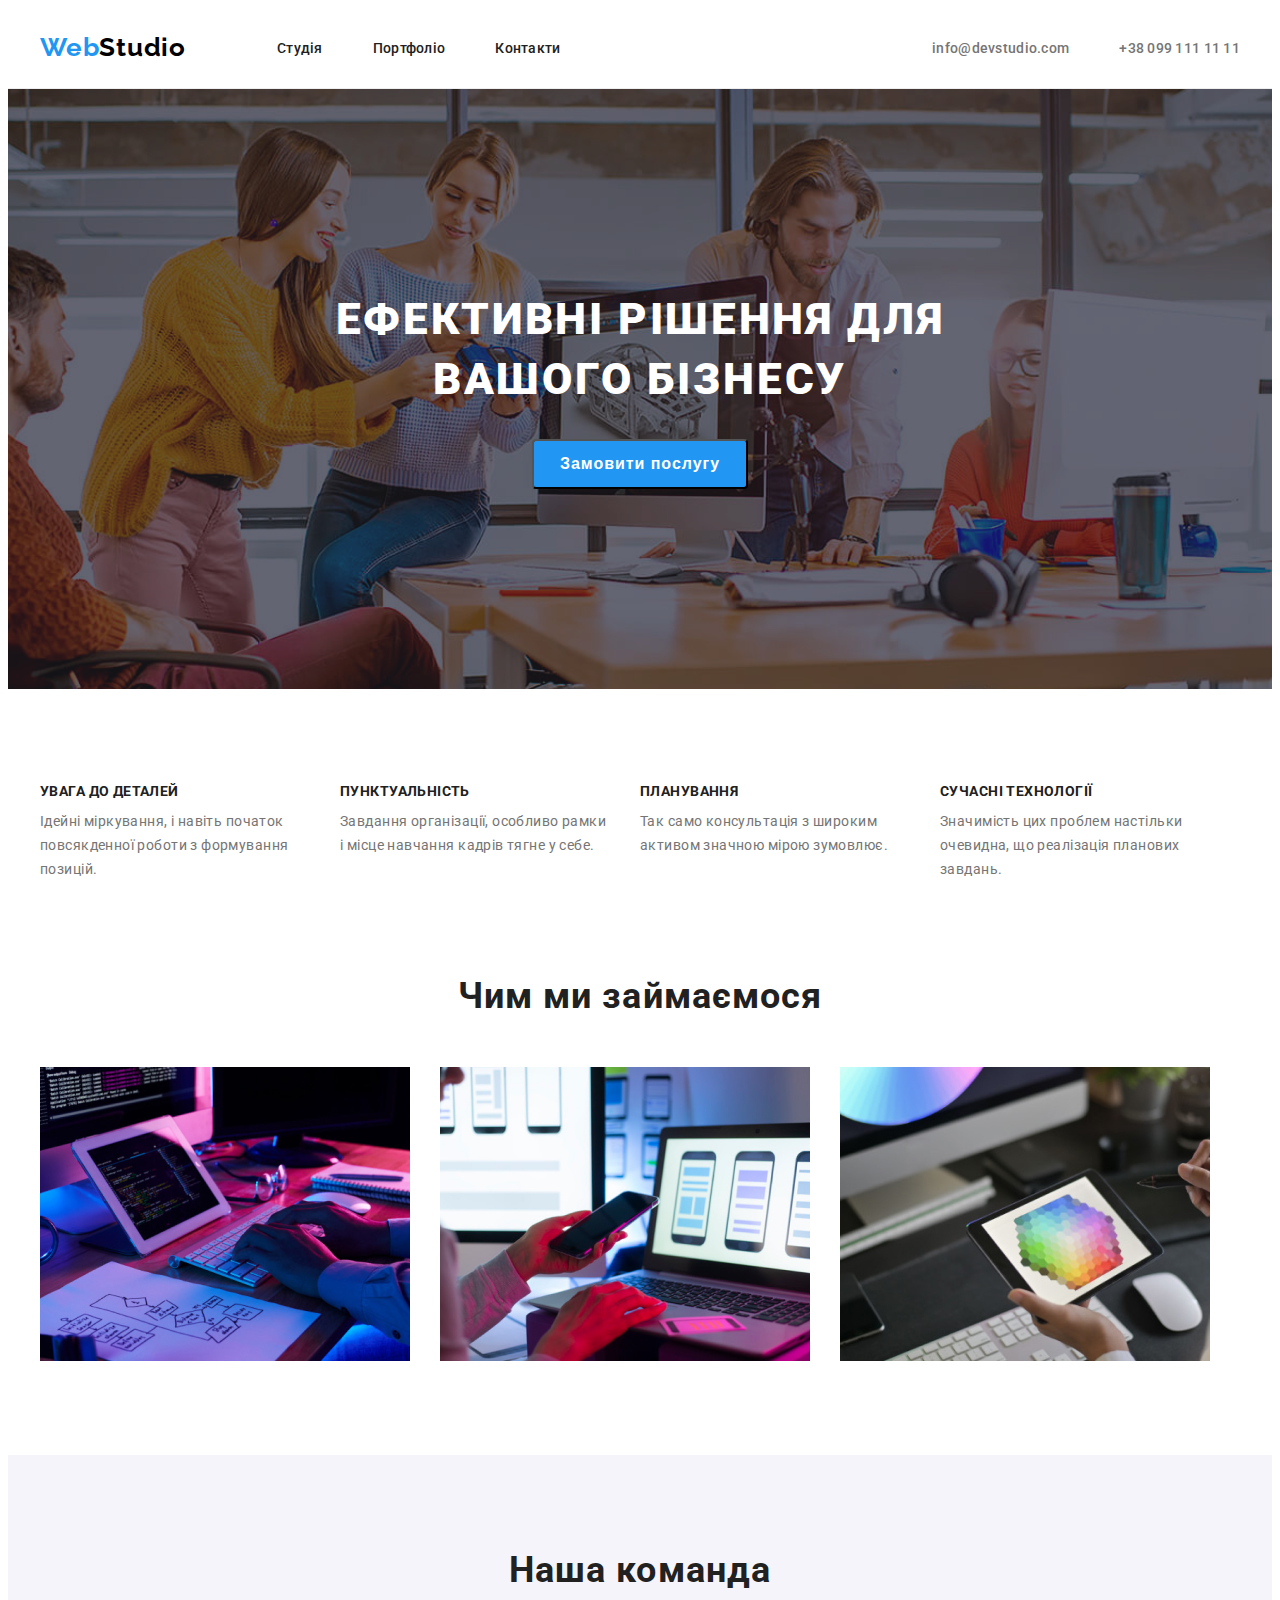
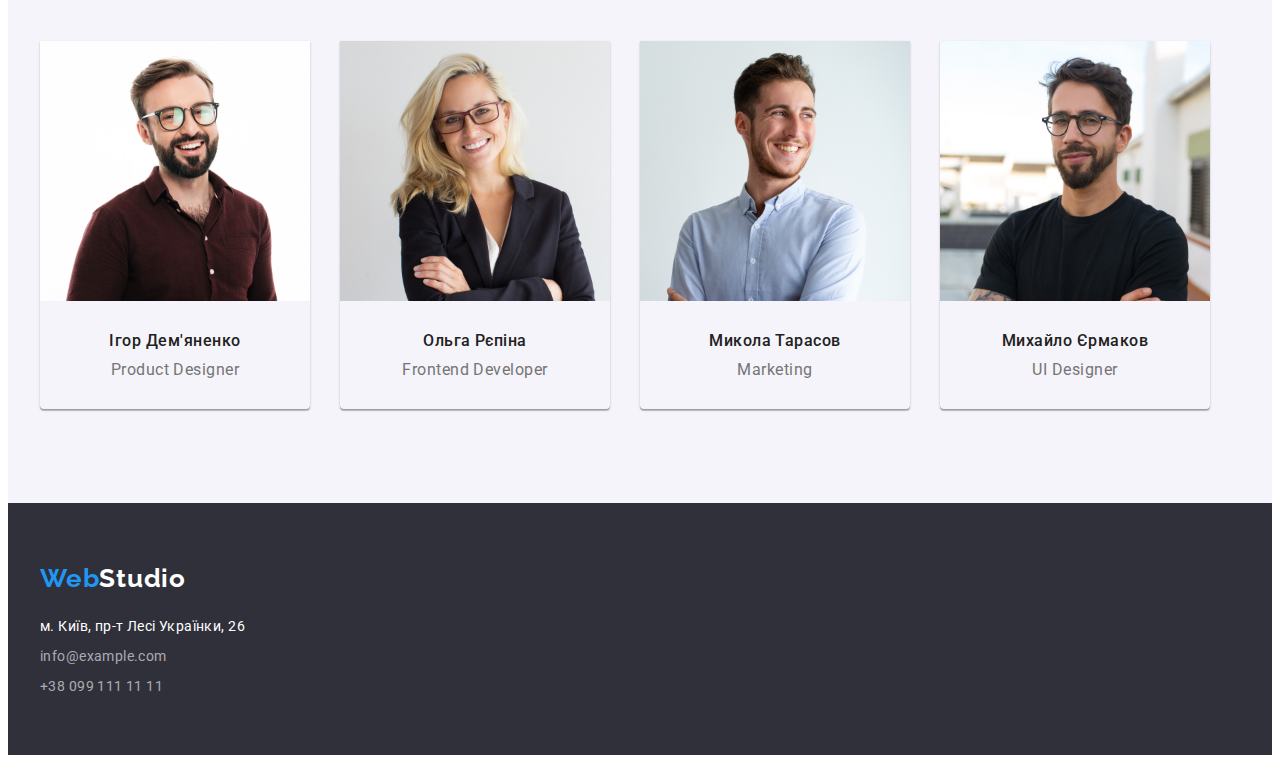
<file: index.html>
<!DOCTYPE html>
<html lang="uk">
  <head>
    <meta charset="UTF-8" />
    <meta http-equiv="X-UA-Compatible" content="IE=edge" />
    <meta name="viewport" content="width=device-width, initial-scale=1.0" />
    <link rel="preconnect" href="https://fonts.googleapis.com" />
    <link rel="preconnect" href="https://fonts.gstatic.com" crossorigin />
    <link
      href="https://fonts.googleapis.com/css2?family=Raleway:wght@700&family=Roboto:wght@400;500;700;900&display=swap"
      rel="stylesheet"
    />
    <link
      rel="stylesheet"
      href="https://cdnjs.cloudflare.com/ajax/libs/modern-normalize/1.1.0/modern-normalize.min.css"
      integrity="sha512-wpPYUAdjBVSE4KJnH1VR1HeZfpl1ub8YT/NKx4PuQ5NmX2tKuGu6U/JRp5y+Y8XG2tV+wKQpNHVUX03MfMFn9Q=="
      crossorigin="anonymous"
      referrerpolicy="no-referrer"
    />
    <link rel="stylesheet" href="./css/styles.css" />
    <title>Студія</title>
  </head>
  <body>
    <!--header-->
    <header class="header">
      <div class="container container-header">
        <nav class="nav">
          <a class="logo" href="./index.html">
            <span class="logo-new">Web</span><span class="logo-end">Studio</span>
          </a>
          <ul class="list list-blok">
            <li class="item-header"><a class="link" href="./index.html">Студія</a></li>
            <li class="item-header"><a class="link" href="./portfolio.html">Портфоліо</a></li>
            <li class="item-header"><a class="link" href="./contacts.html">Контакти</a></li>
          </ul>
        </nav>
        <ul class="list list-blok">
          <li class="item-header">
            <a class="link link-item" href="mailto:info@devstudio.com">info@devstudio.com</a>
          </li>
          <li class="item-header">
            <a class="link link-item" href="tel:+380991111111">+38 099 111 11 11</a>
          </li>
        </ul>
      </div>
    </header>

    <!-- Main -->
    <main>
      <!--Banner-->
      <section class="section section-banner">
        <div class="container">
          <h1 class="subject-banner">
            Ефективні рішення для
            <br />
            вашого бізнесу
          </h1>
          <button class="button-banner" type="button">Замовити послугу</button>
        </div>
      </section>

      <!--main content-->
      <section class="section">
        <div class="container">
          <h2 class="visually-hidden"></h2>
          <ul class="list list-main">
            <li class="item-main">
              <h3 class="heading-main">УВАГА ДО ДЕТАЛЕЙ</h3>
              <p class="text-main"
                >Ідейні міркування, і навіть початок повсякденної роботи з формування позицій.</p
              >
            </li>
            <li class="item-main">
              <h3 class="heading-main">ПУНКТУАЛЬНІСТЬ</h3>
              <p class="text-main"
                >Завдання організації, особливо рамки і місце навчання кадрів тягне у себе.</p
              >
            </li>
            <li class="item-main">
              <h3 class="heading-main">ПЛАНУВАННЯ</h3>
              <p class="text-main"
                >Так само консультація з широким активом значною мірою зумовлює.</p
              >
            </li>
            <li class="item-main">
              <h3 class="heading-main">СУЧАСНІ ТЕХНОЛОГІЇ</h3>
              <p class="text-main"
                >Значимість цих проблем настільки очевидна, що реалізація планових завдань.</p
              >
            </li>
          </ul>
        </div>
      </section>

      <!--work-->
      <section class="section section-work">
        <div class="container">
          <h2 class="subject-section">Чим ми займаємося</h2>
          <ul class="list list-work">
            <li class="item-work">
              <img src="./images/work/box1.jpg" alt="Розробка" width="370" height="294" />
            </li>
            <li class="item-work">
              <img src="./images/work/box2.jpg" alt="Адаптація" width="370" height="294" />
            </li>
            <li class="item-work">
              <img src="./images/work/box3.jpg" alt="Дизайн" width="370" height="294" />
            </li>
          </ul>
        </div>
      </section>

      <!--team-->
      <section class="section section-team">
        <div class="container">
          <h2 class="subject-section">Наша команда</h2>
          <ul class="list list-team">
            <li class="item-team">
              <img src="./images/team/igor_d.jpg" alt="Ігор Дем'яненко" width="270" height="260" />
              <div class="desc-team">
                <h3 class="subtitle-team">Ігор Дем'яненко</h3>
                <p class="text-team">Product Designer</p>
              </div>
            </li>
            <li class="item-team">
              <img src="./images/team/olga_r.jpg" alt="Ольга Рєпіна" width="270" height="260" />
              <div class="desc-team">
                <h3 class="subtitle-team">Ольга Рєпіна</h3>
                <p class="text-team">Frontend Developer</p>
              </div>
            </li>
            <li class="item-team">
              <img src="./images/team/mykola_t.jpg" alt="Микола Тарасов" width="270" height="260" />
              <div class="desc-team">
                <h3 class="subtitle-team">Микола Тарасов</h3>
                <p class="text-team">Marketing</p>
              </div>
            </li>
            <li class="item-team">
              <img
                src="./images/team/myhailo_e.jpg"
                alt="Михайло Єрмаков"
                width="270"
                height="260"
              />
              <div class="desc-team">
                <h3 class="subtitle-team">Михайло Єрмаков</h3>
                <p class="text-team">UI Designer</p>
              </div>
            </li>
          </ul>
        </div>
      </section>
    </main>

    <!--footer-->
    <footer class="footer">
      <div class="container">
        <a class="logo" href="./index.html">
          <span class="logo-new">Web</span><span class="logo-another">Studio</span>
        </a>
        <address class="contact-adress">
          <ul class="list-footer">
            <li class="item-footer">
              <a
                class="link-second"
                href="https://goo.gl/maps/65kU6WbYf1NxnVQ36"
                target="_blank"
                rel="no opener no referrer"
              >
                м. Київ, пр-т Лесі Українки, 26
              </a>
            </li>
            <li class="item-footer">
              <a class="link-third" href="mailto:info@example.com">info@example.com</a>
            </li>
            <li class="item-footer">
              <a class="link-third" href="tel:+380991111111">+38 099 111 11 11</a>
            </li>
          </ul>
        </address>
      </div>
    </footer>
  </body>
</html>
</file>
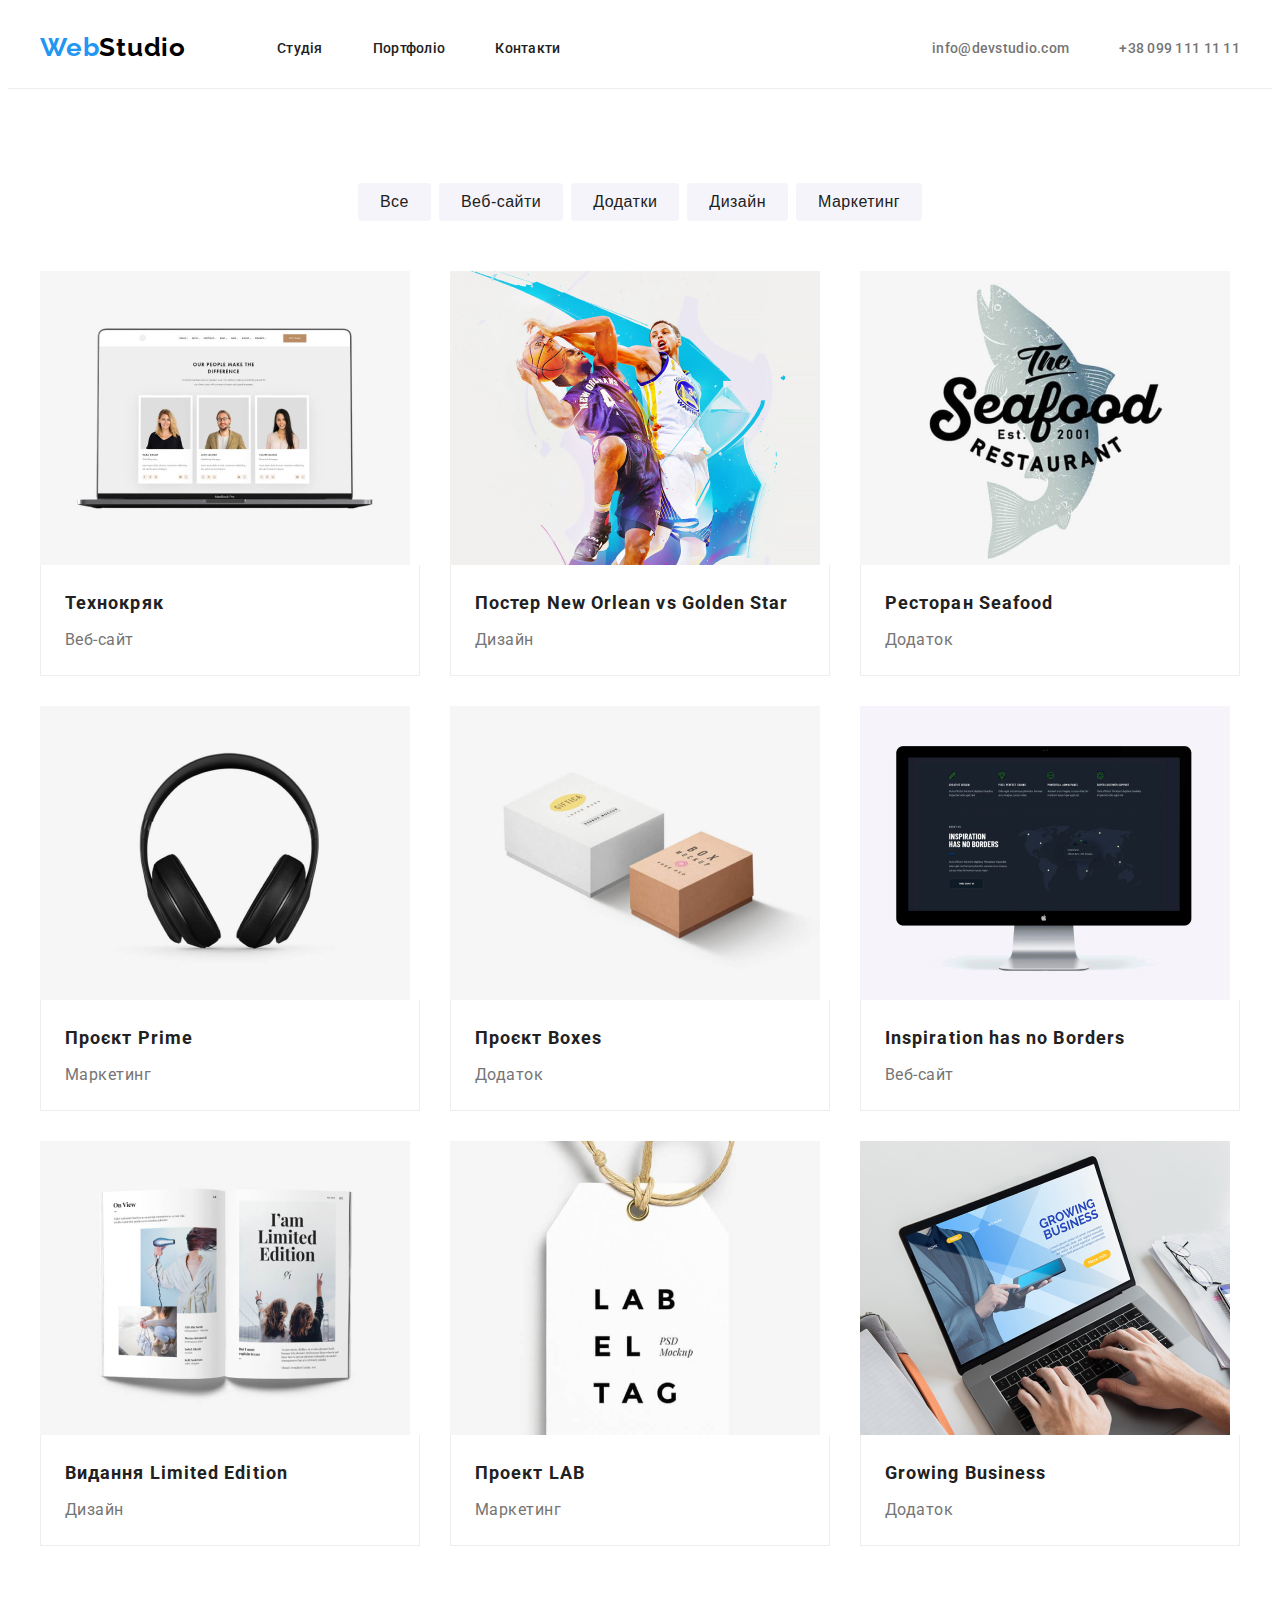
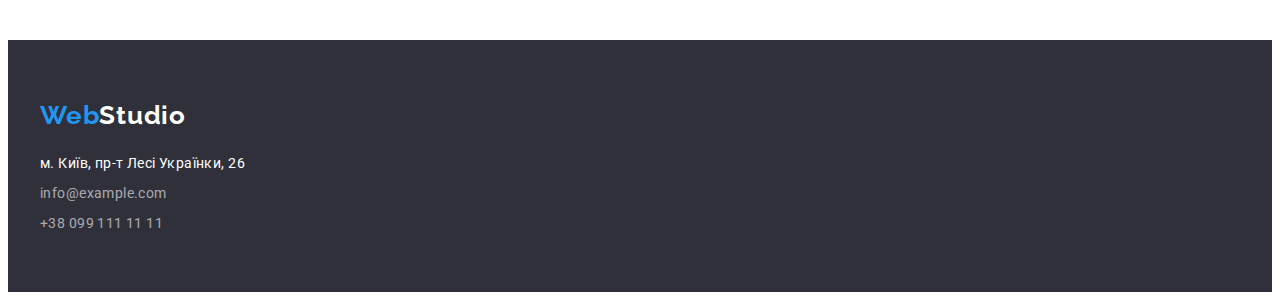
<file: portfolio.html>
<!DOCTYPE html>
<html lang="uk">
  <head>
    <meta charset="UTF-8" />
    <meta http-equiv="X-UA-Compatible" content="IE=edge" />
    <meta name="viewport" content="width=device-width, initial-scale=1.0" />
    <link rel="preconnect" href="https://fonts.googleapis.com" />
    <link rel="preconnect" href="https://fonts.gstatic.com" crossorigin />
    <link
      href="https://fonts.googleapis.com/css2?family=Raleway:wght@700&family=Roboto:wght@400;500;700;900&display=swap"
      rel="stylesheet"
    />
    <link
      rel="stylesheet"
      href="https://cdnjs.cloudflare.com/ajax/libs/modern-normalize/1.1.0/modern-normalize.min.css"
      integrity="sha512-wpPYUAdjBVSE4KJnH1VR1HeZfpl1ub8YT/NKx4PuQ5NmX2tKuGu6U/JRp5y+Y8XG2tV+wKQpNHVUX03MfMFn9Q=="
      crossorigin="anonymous"
      referrerpolicy="no-referrer"
    />
    <link rel="stylesheet" href="./css/styles.css" />
    <title>portfolio</title>
  </head>
  <body>
    <!--header-->
    <header class="header">
      <div class="container container-header">
        <nav class="nav">
          <a class="logo" href="./index.html">
            <span class="logo-new">Web</span><span class="logo-end">Studio</span>
          </a>
          <ul class="list list-blok">
            <li class="item-header"><a class="link" href="./index.html">Студія</a></li>
            <li class="item-header"><a class="link" href="./portfolio.html">Портфоліо</a></li>
            <li class="item-header"><a class="link" href="./contacts.html">Контакти</a></li>
          </ul>
        </nav>

        <ul class="list list-blok">
          <li class="item-header">
            <a class="link link-item" href="mailto:info@devstudio.com">info@devstudio.com</a>
          </li>
          <li class="item-header">
            <a class="link link-item" href="tel:+380991111111">+38 099 111 11 11</a>
          </li>
        </ul>
      </div>
    </header>

    <!-- Main -->
    <main>
      <section class="section">
        <div class="container">
          <h2 class="visually-hidden"></h2>
          <ul class="list list-main-portfolio">
            <li>
              <button class="button-portfolio" type="button">Все</button>
            </li>
            <li>
              <button class="button-portfolio" type="button">Веб-сайти</button>
            </li>
            <li>
              <button class="button-portfolio" type="button">Додатки</button>
            </li>
            <li>
              <button class="button-portfolio" type="button">Дизайн</button>
            </li>
            <li>
              <button class="button-portfolio" type="button">Маркетинг</button>
            </li>
          </ul>
          <ul class="list list-portfolio-grid">
            <li class="list-portfolio-project">
              <img
                src="./images/portfolio/portfolio1.jpg"
                alt="portfolio1"
                width="370"
                height="294"
              />
              <div class="main-portfolio">
                <h2 class="subject-main-portfolio">Технокряк</h2>
                <p class="text-main-portfolio">Веб-сайт</p>
              </div>
            </li>
            <li class="list-portfolio-project">
              <img
                src="./images/portfolio/portfolio2.jpg"
                alt="portfolio2"
                width="370"
                height="294"
              />
              <div class="main-portfolio">
                <h2 class="subject-main-portfolio">Постер New Orlean vs Golden Star</h2>
                <p class="text-main-portfolio">Дизайн</p>
              </div>
            </li>
            <li class="list-portfolio-project">
              <img
                src="./images/portfolio/portfolio3.jpg"
                alt="portfolio3"
                width="370"
                height="294"
              />
              <div class="main-portfolio">
                <h2 class="subject-main-portfolio">Ресторан Seafood</h2>
                <p class="text-main-portfolio">Додаток</p>
              </div>
            </li>
            <li class="list-portfolio-project">
              <img
                src="./images/portfolio/portfolio4.jpg"
                alt="portfolio4"
                width="370"
                height="294"
              />
              <div class="main-portfolio">
                <h2 class="subject-main-portfolio">Проєкт Prime</h2>
                <p class="text-main-portfolio">Маркетинг</p>
              </div>
            </li>
            <li class="list-portfolio-project">
              <img
                src="./images/portfolio/portfolio5.jpg"
                alt="portfolio5"
                width="370"
                height="294"
              />
              <div class="main-portfolio">
                <h2 class="subject-main-portfolio">Проєкт Boxes</h2>
                <p class="text-main-portfolio">Додаток</p>
              </div>
            </li>
            <li class="list-portfolio-project">
              <img
                src="./images/portfolio/portfolio6.jpg"
                alt="portfolio6"
                width="370"
                height="294"
              />
              <div class="main-portfolio">
                <h2 class="subject-main-portfolio">Inspiration has no Borders</h2>
                <p class="text-main-portfolio">Веб-сайт</p>
              </div>
            </li>
            <li class="list-portfolio-project">
              <img
                src="./images/portfolio/portfolio7.jpg"
                alt="portfolio7"
                width="370"
                height="294"
              />
              <div class="main-portfolio">
                <h2 class="subject-main-portfolio">Видання Limited Edition</h2>
                <p class="text-main-portfolio">Дизайн</p>
              </div>
            </li>
            <li class="list-portfolio-project">
              <img
                src="./images/portfolio/portfolio8.jpg"
                alt="portfolio8"
                width="370"
                height="294"
              />
              <div class="main-portfolio">
                <h2 class="subject-main-portfolio">Проект LAB</h2>
                <p class="text-main-portfolio">Маркетинг</p>
              </div>
            </li>
            <li class="list-portfolio-project">
              <img
                src="./images/portfolio/portfolio9.jpg"
                alt="portfolio9"
                width="370"
                height="294"
              />
              <div class="main-portfolio">
                <h2 class="subject-main-portfolio">Growing Business</h2>
                <p class="text-main-portfolio">Додаток</p>
              </div>
            </li>
          </ul>
        </div>
      </section>
    </main>

    <!--footer-->
    <footer class="footer">
      <div class="container">
        <a class="logo" href="./index.html">
          <span class="logo-new">Web</span><span class="logo-another">Studio</span>
        </a>
        <address class="contact-adress">
          <ul class="list-footer">
            <li class="item-footer">
              <a
                class="link-second"
                href="https://goo.gl/maps/65kU6WbYf1NxnVQ36"
                target="_blank"
                rel="no opener no referrer"
              >
                м. Київ, пр-т Лесі Українки, 26
              </a>
            </li>
            <li class="item-footer">
              <a class="link-third" href="mailto:info@example.com">info@example.com</a>
            </li>
            <li class="item-footer">
              <a class="link-third" href="tel:+380991111111">+38 099 111 11 11</a>
            </li>
          </ul>
        </address>
      </div>
    </footer>
  </body>
</html>
</file>
<file: css/styles.css>
:root {
/* Fonts */  

/* Text collors */
--basic-text-color: #757575;
--title-text-color: #212121;
--secondary-text-color: #FFFFFF;
--accent-text-color: #2196F3;

/* Background collors */
--main-background-color: #FFFFFF;
--banner-background-color: #2F303A;
--team-background-color: #F5F4FA;
--accent-background-color: #2196F3;
--list-project-color: #EEEEEE;

/* Other */

}

body {
    font-family: 'Roboto', sans-serif;
    background-color: var(--main-background-color);
    color: var(--basic-text-color);
}

/* reset */

.link,
.logo, 
.link-second,
.link-third {
    text-decoration: none;   
}

.list {
    list-style: none;   
    display: block;
}

img {
    display: block;
    max-width: 100%;
    height: auto;
}

h1, h2, h3, p {
    margin: 0;
}

ul {
    margin: 0;
    padding: 0;
    list-style: none;
}

/**
  |============================
  | index.html
  |============================
*/

/*header*/

.header {
    max-width: 1600px;   
    margin-left: auto;
    margin-right: auto;
    border-bottom: 1px solid var(--list-project-color);
}

.container {   
    margin-left: auto;
    margin-right: auto;    
    padding-right: 15px;   
    padding-left: 15px;
    width: 1200px;
}

.container-header {
    display: flex;   
}

.nav {
    display: flex;
    margin-right: auto;
    align-items: center;
}

.logo { 
    padding-top: 24px;  
    padding-bottom: 25px;    
    margin-right: 91px;
    font-family: 'Raleway', sans-serif;    
    font-weight: 700;
    font-size: 26px;
    line-height: calc(31 / 26);
    letter-spacing: 0.03em;
}

.logo-new {    
    color: var(--accent-text-color);
}

.logo-end {    
    color: #000000;
}

.link:hover,
.link:focus {
   color: var(--accent-text-color);
}

.list-blok {    
    padding-left: 0px;
    display: flex;
    gap: 50px;
    align-items: center;
}

.item-header {    
    font-weight: 500;
    font-size: 14px;
    line-height: calc(16 / 14);
    letter-spacing: 0.02em;    
}

.mail {
    width: 16px;
    height: 12px;
    margin-right: 10px;
}

.tel {
    width: 16px;
    height: 16px;
    margin-right: 10px;
}

.link {     
    padding-top: 32px;
    padding-bottom: 32px;
    color: var(--title-text-color);
}

.link-item {  
    color: var(--basic-text-color);
}

/*Banner*/

.section {
    padding: 94px 0;
}

.section-banner {   
    padding: 200px 0;    
    max-width: 1600px;   
    margin-left: auto;
    margin-right: auto;
    background-color: var(--banner-background-color); 
    background-image: url(../images/element_background/banner_background.svg); 
    background-position: center; 
    background-repeat: no-repeat;
    background-size: cover; 
     
}

.subject-banner {          
    font-weight: 900;
    font-size: 44px;
    line-height: calc(60 / 44);
    text-align: center;
    letter-spacing: 0.06em;
    text-transform: uppercase;   
    color: var(--secondary-text-color);
}

.button-banner {    
    display: flex;
    margin-top: 30px;
    margin-left: auto;
    margin-right: auto;
    width: 216px;
    height: 50px;
    justify-content: center;
    font-weight: 700;
    font-size: 16px;
    line-height: calc(30 / 16);
    border-radius: 4px;    
    align-items: center;
    text-align: center;
    letter-spacing: 0.06em;      
    cursor: pointer;       
}

.button-banner {
    color: var(--secondary-text-color);
    background-color: var(--accent-background-color);
}

/* main content */

.list-main {    
    display: flex;
    padding-left: 0px;
    gap: 30px;       
}

.item-main {
    width: 270px;   
}

.heading-main {   
    margin-bottom: 10px;
    font-weight: 700;
    font-size: 14px;
    line-height: calc(16 / 14);
    letter-spacing: 0.03em;
    text-transform: uppercase;
    color: var(--title-text-color);
}

.text-main {      
    font-size: 14px;
    line-height: calc(24 / 14);
    letter-spacing: 0.03em;    
}
.visually-hidden {
    position: absolute;
    width: 1px;
    height: 1px;
    margin: -1px;
    border: 0;
    padding: 0;
    white-space: nowrap;
    clip-path: inset(100%);
    clip: rect(0 0 0 0);
    overflow: hidden;
}

/* work, team  */

.section-work {
    padding-top: 0;
}

.subject-section {    
    margin-bottom: 50px;
    font-weight: 700;
    font-size: 36px;
    line-height: calc(42 / 36);
    text-align: center;
    letter-spacing: 0.03em;
    color: var(--title-text-color);
}

.list-work {    
    display: flex;
    padding-left: 0px;
    margin: 0;
    gap: 30px;
}

/* team */

.section-team {  
    max-width: 1600px;
    margin-left: auto;
    margin-right: auto;
    background-color: var(--team-background-color);          
}

.list-team {    
    padding-left: 0px;
    margin: 0;
    display: flex;
    gap: 30px;    
}

.item-team {
    box-shadow: 0px 1px 3px rgba(0, 0, 0, 0.12), 
    0px 1px 1px rgba(0, 0, 0, 0.14), 
    0px 2px 1px rgba(0, 0, 0, 0.2);
    border-radius: 0px 0px 4px 4px;
}

.subtitle-team {
    font-weight: 500;
    font-size: 16px;
    line-height: calc(19 / 16);
    text-align: center;
    letter-spacing: 0.03em;  
    margin-bottom: 10px;
    color: var(--title-text-color);
}

.text-team {      
    font-size: 16px;
    line-height: calc(19 / 16);
    text-align: center;
    letter-spacing: 0.03em;
}

.desc-team {
    padding: 30px 0;    
}

/* footer */

.footer {
    padding: 60px 0;
    max-width: 1600px;
    margin-left: auto;
    margin-right: auto;
    background-color: var(--banner-background-color);
}

.logo-another {
    color: var(--secondary-text-color);
}

.contact-adress {
    margin-top: 20px;
}

.link-second,
.link-third {
    color: var(--secondary-text-color);    
    font-size: 14px;
    line-height: calc(24 / 14);
    letter-spacing: 0.03em;
}

.link-third {    
    color: rgba(255, 255, 255, 0.6);    
}

.list-footer {        
    display: flex;
    gap: 9px;
    flex-direction: column;
    font-style: normal;
    list-style: none;
}

.item-footer {
    height: 21px;   
}

/**
  |============================
  | portfolio.html
  |============================
*/

/*Main*/

.list-main-portfolio {
    display: flex;            
    justify-content: center;
    gap: 8px;
    margin-bottom: 50px;
}

.list-portfolio-grid {      
    display: flex;
    flex-wrap: wrap;
    margin-top: -30px;
    margin-left: -30px;    
}

.list-portfolio-project {        
    flex-basis: calc(100% / 3 - 30px);
    margin-top: 30px;
    margin-left: 30px;     
}

.button-portfolio {
    border-radius: 4px;
    border: 0px;
    padding: 6px 22px;
    font-weight: 500;
    font-size: 16px;
    line-height: calc(26 / 16);
    text-align: center;
    letter-spacing: 0.03em;
    background-color: var(--team-background-color);
    color: var(--title-text-color);
}

.button-portfolio:hover,
.button-portfolio:focus {
    background-color: var(--accent-background-color);
    color: var(--secondary-text-color);
    cursor: pointer;
}

.main-portfolio {
    padding: 20px 24px;    
    border-bottom: 1px solid var(--list-project-color);
    border-right: 1px solid var(--list-project-color);
    border-left: 1px solid var(--list-project-color);
}

.subject-main-portfolio {  
    margin-bottom: 4px;
    font-weight: 700;
    font-size: 18px;
    line-height: calc(36 / 18);
    letter-spacing: 0.06em;
    color: var(--title-text-color);
}

.text-main-portfolio {    
    font-size: 16px;
    line-height: calc(30 / 16);
    letter-spacing: 0.03em;    
}
</file>
